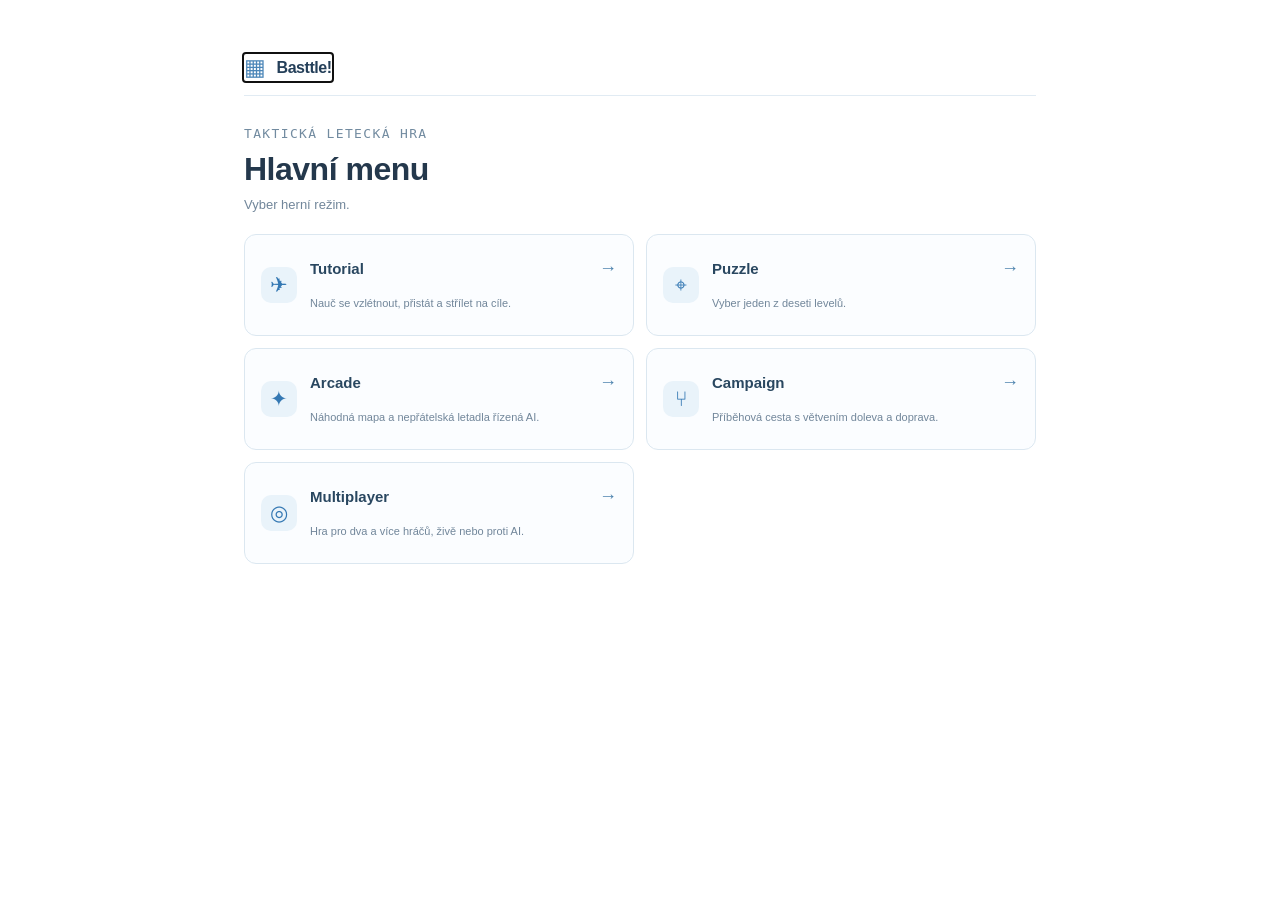
<file: index.html>
<!doctype html>
<html lang="cs">
<head>
  <meta charset="utf-8">
  <meta name="viewport" content="width=device-width, initial-scale=1, viewport-fit=cover">
  <meta name="theme-color" content="#f7fbff">
  <meta name="description" content="Basttle! — offline taktická letecká hra na čtverečkovaném papíře.">
  <title>Basttle!</title>
  <link rel="manifest" href="manifest.webmanifest">
  <link rel="stylesheet" href="style.css">
</head>
<body>
  <main class="app">
    <header class="topbar">
      <a class="brand" href="./index.html" aria-label="Basttle!, úvodní stránka">
        <span class="brand-mark" aria-hidden="true">▦</span>
        <span>Basttle!</span>
        <span class="prototype">PROTOTYP</span>
      </a>
      <span class="topbar-label">LETOVÝ PROTOTYP</span>
    </header>

    <section class="game-layout" aria-label="Herní plocha">
      <aside class="sidebar">
        <div class="section-heading">
          <div>
          <p class="eyebrow">PROTOTYP · JEDEN HRÁČ</p>
            <h1>Váš tah</h1>
          </div>
          <span id="turnBadge" class="turn-badge">1</span>
        </div>

        <div id="players" class="players" aria-label="Hráč"></div>

        <div class="divider"></div>

        <div class="turn-card">
          <span class="turn-dot" id="activeDot"></span>
          <div><span class="muted-label">AKTIVNÍ PILOT</span><strong id="activeName">Hráč</strong></div>
          <span class="turn-arrow" aria-hidden="true">↗</span>
        </div>
        <p id="flightHelp" class="hint">Rozjeď se po dráze 0 → 1 → 2. Ve vzduchu rychlost 1 znamená havárii; přistání: 2 → 1 → 0 na dráze.</p>
        <div class="sidebar-foot"><span class="offline-dot"></span> Hra se ukládá v tomto zařízení</div>
      </aside>

      <section class="board-wrap" aria-label="Čtverečkovaný papír">
        <div class="board-toolbar"><span><span class="live-dot"></span> HERNÍ PLOCHA</span><span id="boardHelp">Ťukni na jeden z 9 bodů</span></div>
        <div id="boardViewport" class="board-viewport">
          <canvas id="board" aria-label="Herní plocha. Ťuknutím nebo kliknutím vyber jeden z devíti průsečíků obrysu."></canvas>
          <div class="board-hud" aria-label="Ovládání hry">
            <div class="resource-row" aria-label="Zásoby letadla">
              <div class="resource-card score-card"><span>SKÓRE</span><strong id="scoreCount">0</strong></div>
              <div class="resource-card"><span>PALIVO</span><strong id="fuelCount">999</strong></div>
              <div class="resource-card"><span>MUNICE</span><strong id="ammoCount">999</strong></div>
            </div>
            <div class="hud-main-actions">
              <button id="fireButton" class="button hud-fire" type="button">FIRE</button>
              <button id="newGame" class="button hud-icon-button" type="button" aria-label="Restart levelu" title="Restart levelu">↻</button>
              <button id="openMenu" class="button hud-icon-button" type="button" aria-label="Hlavní menu" title="Hlavní menu">☰</button>
            </div>
            <div class="hud-flight-actions">
              <label class="mode-setting hud-mode" for="gameMode">Režim
                <select id="gameMode">
                  <option value="basic">BASIC</option>
                  <option value="advance">ADVANCE</option>
                </select>
              </label>
              <label class="mode-setting hud-mode" for="weatherMode">Počasí
                <select id="weatherMode">
                  <option value="sunny">Slunečno</option>
                  <option value="night">Noc</option>
                  <option value="storm">Bouřka</option>
                  <option value="wind">Vítr</option>
                </select>
              </label>
              <button id="finishTurn" class="button button-primary" type="button">Vybrat střed <span aria-hidden="true">→</span></button>
              <button id="runwayAxis" class="button button-secondary runway-toggle" type="button">Dráha: vodorovná ↔</button>
              <div class="tool-row">
                <button id="undo" class="button button-secondary" type="button" aria-label="Vrátit poslední tah" title="Vrátit poslední tah">↶ <span>Zpět</span></button>
                <button id="toggleGrid" class="button button-secondary is-active" type="button" aria-pressed="true">▦ <span>Mřížka</span></button>
              </div>
            </div>
          </div>
          <div id="emptyState" class="empty-state"><span class="empty-icon">⌖</span><strong>Vyber cíl letu</strong><span>Ťukni na jeden z devíti bodů v obrysu kolem Z.</span></div>
          <div id="flightStatus" class="flight-status hidden" role="status" aria-live="polite"></div>
          <section id="gameOverPanel" class="game-over-panel" role="dialog" aria-modal="true" aria-labelledby="gameOverTitle" aria-describedby="gameOverMessage" hidden>
            <div class="game-over-card">
              <span class="game-over-mark" aria-hidden="true">✕</span>
              <p class="eyebrow">LETOVÁ MISE</p>
              <h2 id="gameOverTitle">Letadlo havarovalo</h2>
              <p id="gameOverMessage"></p>
              <div class="game-over-actions">
                <button id="failureRestart" class="game-over-action" type="button"><span class="game-over-action-icon" aria-hidden="true">↻</span><span>Restartovat level</span></button>
                <button id="failureSubmenu" class="game-over-action" type="button"><span class="game-over-action-icon" aria-hidden="true">⌂</span><span>Zpět do submenu</span></button>
              </div>
            </div>
          </section>
          <div class="zoom-controls" aria-label="Přiblížení herní plochy">
            <button id="zoomOut" type="button" aria-label="Oddálit" title="Oddálit">−</button>
            <button id="zoomIn" type="button" aria-label="Přiblížit" title="Přiblížit">＋</button>
            <button id="fitRoute" type="button" aria-label="Zobrazit celou cestu" title="Zobrazit celou cestu">Celá cesta</button>
          </div>
        </div>
        <div class="board-footer"><span>✦ <span id="moveCount">0 tahů</span></span><span>Dráha 5 čtverců · start uprostřed</span></div>
      </section>
    </section>
    <footer class="page-foot">Předběžný bod Z vychází z vektoru předchozího tahu.</footer>
  </main>
  <dialog id="confirmDialog" class="dialog">
    <form method="dialog">
      <span class="dialog-icon">↻</span>
      <h2>Restartovat level?</h2>
      <p>Letová stopa i aktuální stav hry se smažou. Orientace dráhy zůstane stejná.</p>
      <div class="dialog-actions"><button class="button button-secondary" value="cancel">Pokračovat</button><button id="confirmNew" class="button button-primary" value="confirm">Restartovat</button></div>
    </form>
  </dialog>
  <dialog id="menuDialog" class="dialog menu-dialog">
    <div class="menu-content">
      <header class="menu-header">
        <a class="brand" href="./"><span class="brand-mark" aria-hidden="true">▦</span><span>Basttle!</span></a>
      </header>
      <section data-menu-screen="home" class="menu-screen">
        <p class="eyebrow">TAKTICKÁ LETECKÁ HRA</p>
        <h2>Hlavní menu</h2>
        <p class="menu-lead">Vyber herní režim.</p>
        <div class="mode-cards">
          <button class="mode-card" type="button" data-open-menu="tutorial"><span class="mode-icon">✈</span><strong>Tutorial</strong><small>Nauč se vzlétnout, přistát a střílet na cíle.</small><span class="card-arrow">→</span></button>
          <button class="mode-card" type="button" data-open-menu="puzzle"><span class="mode-icon">⌖</span><strong>Puzzle</strong><small>Vyber jeden z deseti levelů.</small><span class="card-arrow">→</span></button>
          <button class="mode-card" type="button" data-open-menu="arcade"><span class="mode-icon">✦</span><strong>Arcade</strong><small>Náhodná mapa a nepřátelská letadla řízená AI.</small><span class="card-arrow">→</span></button>
          <button class="mode-card" type="button" data-open-menu="campaign"><span class="mode-icon">⑂</span><strong>Campaign</strong><small>Příběhová cesta s větvením doleva a doprava.</small><span class="card-arrow">→</span></button>
          <button class="mode-card" type="button" data-open-menu="multiplayer"><span class="mode-icon">◎</span><strong>Multiplayer</strong><small>Hra pro dva a více hráčů, živě nebo proti AI.</small><span class="card-arrow">→</span></button>
        </div>
      </section>

      <section data-menu-screen="tutorial" class="menu-screen" hidden>
        <button class="menu-back" type="button" data-menu-back>← Hlavní menu</button>
        <p class="eyebrow">REŽIM · TUTORIAL</p><h2>Výcvik letadla</h2>
        <p class="menu-lead">Tři krátké lekce tě provedou základním ovládáním.</p>
        <div class="level-grid tutorial-level-grid">
          <button id="tutorialLevel1" class="level-card is-available" type="button"><span>01</span><strong>Vzlet a přistání</strong><small>Nauč se bezpečně odstartovat a vrátit na dráhu</small></button>
          <button id="tutorialLevel2" class="level-card is-available" type="button"><span>02</span><strong>Statický cíl</strong><small>Vyber FIRE a zamiř na stojící cíl</small></button>
          <button id="tutorialLevel3" class="level-card is-available" type="button"><span>03</span><strong>Pohyblivý cíl</strong><small>Sleduj trasu a načasuj výstřel na jedoucí auto</small></button>
        </div>
      </section>

      <section data-menu-screen="puzzle" class="menu-screen" hidden>
        <button class="menu-back" type="button" data-menu-back>← Hlavní menu</button>
        <p class="eyebrow">REŽIM · PUZZLE</p><h2>Výběr levelu</h2>
        <p class="menu-lead">Dokonči úkol a odemkni další výzvy.</p>
        <div class="level-grid">
          <button id="puzzleLevel1" class="level-card is-available" type="button"><span>01</span><strong>První mise</strong><small>Znič cíl a přistaň · k dispozici</small><small class="level-best-score" id="puzzleBest1">Nejvyšší skóre: —</small></button>
          <button id="puzzleLevel2" class="level-card is-available" type="button"><span>02</span><strong>Dva cíle</strong><small>Znič oba sklady a přistaň · k dispozici</small><small class="level-best-score" id="puzzleBest2">Nejvyšší skóre: —</small></button>
          <button id="puzzleLevel3" class="level-card is-available" type="button"><span>03</span><strong>Únikové auto</strong><small>Sestřel auto dřív, než opustí mapu · k dispozici</small><small class="level-best-score" id="puzzleBest3">Nejvyšší skóre: —</small></button>
          <button id="puzzleLevel4" class="level-card is-available" type="button"><span>04</span><strong>Jižní trasa</strong><small>Sestřel konvoj i zásobník paliva · k dispozici</small><small class="level-best-score" id="puzzleBest4">Nejvyšší skóre: —</small></button>
          <button id="puzzleLevel5" class="level-card is-available" type="button"><span>05</span><strong>Křižující se trasy</strong><small>Sestřel obě auta · k dispozici</small><small class="level-best-score" id="puzzleBest5">Nejvyšší skóre: —</small></button>
          <button id="puzzleLevel6" class="level-card is-available" type="button"><span>06</span><strong>Jezerní okruh</strong><small>Proleť horským průsmykem a zasáhni loď · k dispozici</small><small class="level-best-score" id="puzzleBest6">Nejvyšší skóre: —</small></button>
          <button id="puzzleLevel7" class="level-card is-available" type="button"><span>07</span><strong>Jezero na západě</strong><small>Znič dům a pohyblivé auto · k dispozici</small><small class="level-best-score" id="puzzleBest7">Nejvyšší skóre: —</small></button>
          <button id="puzzleLevel8" class="level-card is-available" type="button"><span>08</span><strong>Čtyři kouty</strong><small>Znič čtyři cíle na celé mapě · k dispozici</small><small class="level-best-score" id="puzzleBest8">Nejvyšší skóre: —</small></button>
          <button id="puzzleLevel9" class="level-card is-available" type="button"><span>09</span><strong>Zrcadlový průlet</strong><small>Znič šest cílů a přistaň · k dispozici</small><small class="level-best-score" id="puzzleBest9">Nejvyšší skóre: —</small></button>
          <button id="puzzleLevel10" class="level-card is-available" type="button"><span>10</span><strong>Labyrint bez východu</strong><small>Prokličkuj k osmi cílům u okrajů mapy a zpět</small><small class="level-best-score" id="puzzleBest10">Nejvyšší skóre: —</small></button>
        </div>
      </section>

      <section data-menu-screen="arcade" class="menu-screen" hidden>
        <button class="menu-back" type="button" data-menu-back>← Hlavní menu</button>
        <p class="eyebrow">REŽIM · ARCADE</p><h2>Volné nebe</h2>
        <p class="menu-lead">Leť co nejdéle, sestřeluj nepřátelské stíhačky a sbírej body. Po zničení se časem objeví další.</p>
        <div class="settings-card">
          <label>Letadlo<select id="arcadeAircraft"><option value="f16">F-16 · standardní letadlo</option></select></label>
          <label>Obtížnost AI<select id="arcadeDifficulty"><option value="easy">Lehká</option><option value="normal" selected>Střední</option><option value="hard">Těžká</option></select></label>
          <label>Seed mapy<input id="arcadeSeed" type="text" inputmode="numeric" maxlength="10" placeholder="Náhodný při každé hře" autocomplete="off"></label>
          <div class="setting-note">Stejný seed vždy vytvoří stejnou mapu. Přistáním doplníš palivo na 50 a munici na 10. AI tě pronásleduje; letadla mohou narazit do překážek i do tebe.</div>
          <p id="arcadeBestScore" class="arcade-best-score">Nejlepší skóre: 0</p>
          <button id="arcadeStart" class="button button-primary menu-start" type="button">Spustit Arcade</button>
        </div>
      </section>

      <section data-menu-screen="campaign" class="menu-screen" hidden>
        <button class="menu-back" type="button" data-menu-back>← Hlavní menu</button>
        <p class="eyebrow">REŽIM · CAMPAIGN</p><h2>Větvená kampaň</h2>
        <p class="menu-lead">Po každém levelu zvolíš další trasu. Zásoby a počet letadel přecházejí mezi misemi.</p>
        <div class="campaign-map" aria-label="Náhled větvení kampaně">
          <div class="campaign-node current"><span>1</span><small>Start</small></div>
          <div class="campaign-branches"><button type="button" disabled>← Doleva<br><small>Level 2 · připravujeme</small></button><button type="button" disabled>Doprava →<br><small>Level 3 · připravujeme</small></button></div>
        </div>
        <div class="setting-note">U každého dalšího levelu se zobrazí změna paliva, munice a dostupných letadel.</div>
        <button class="button button-primary menu-start" type="button" disabled>Spustit kampaň · připravujeme</button>
      </section>

      <section data-menu-screen="multiplayer" class="menu-screen" hidden>
        <button class="menu-back" type="button" data-menu-back>← Hlavní menu</button>
        <p class="eyebrow">REŽIM · MULTIPLAYER</p><h2>Nastavení hry</h2>
        <p class="menu-lead">Každý hráč může mít více letadel. Nastavte společnou hru.</p>
        <div class="settings-card multiplayer-settings">
          <label>Počet hráčů<select id="multiplayerPlayers"><option>2</option><option>3</option><option>4</option></select></label>
          <label>Ostatní letadla ovládá<select id="multiplayerControl"><option value="human">Živý hráč</option><option value="ai">AI</option></select></label>
          <label>Letadlo<select id="multiplayerAircraft"><option value="f16">F-16 · standardní letadlo</option></select></label>
          <label>Palivo na hráče<input id="multiplayerFuel" type="number" min="1" max="999" value="999"></label>
          <label>Letadel na hráče<input id="multiplayerAircraftCount" type="number" min="1" max="10" value="1"></label>
          <label>Paralelně ovládaných letadel za tah<input id="multiplayerParallel" type="number" min="1" max="10" value="1"></label>
          <div class="setting-note">Zatím je dostupný pouze typ F-16. Ostatní volby jsou připravené pro multiplayerové tahy.</div>
          <button class="button button-primary menu-start" type="button" disabled>Spustit multiplayer · připravujeme</button>
        </div>
      </section>
    </div>
  </dialog>
  <script src="yaml.js"></script>
  <script src="app.js"></script>
</body>
</html>
</file>
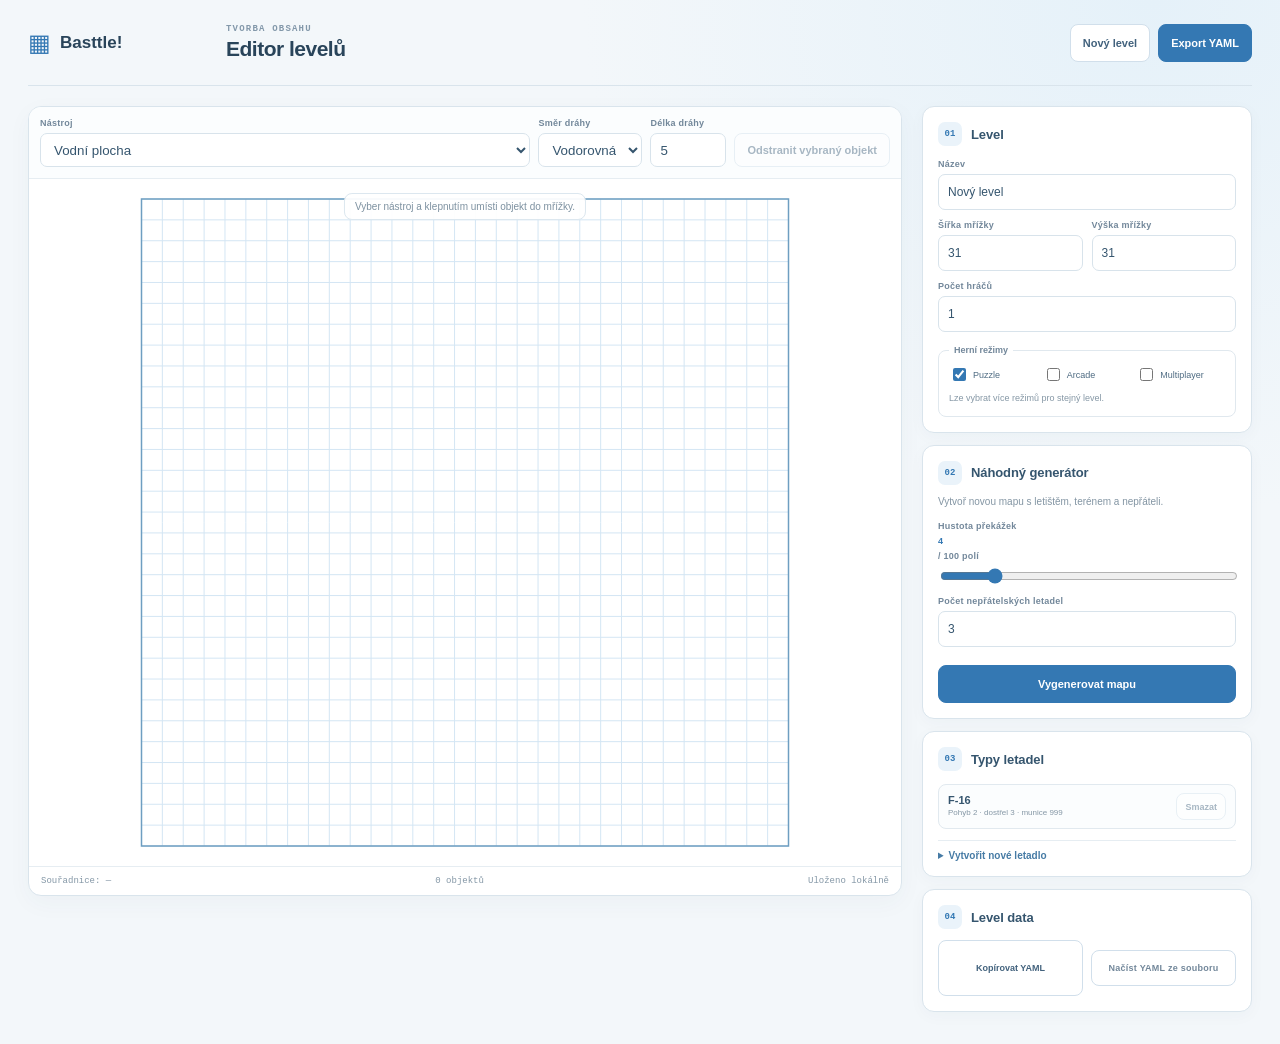
<file: editor.html>
<!doctype html>
<html lang="cs">
<head>
  <meta charset="utf-8">
  <meta name="viewport" content="width=device-width, initial-scale=1, viewport-fit=cover">
  <meta name="theme-color" content="#f5f9fc">
  <meta name="description" content="Samostatný offline editor a generátor levelů pro Basttle!">
  <title>Basttle! · Editor levelů</title>
  <link rel="stylesheet" href="editor.css">
</head>
<body>
  <main class="editor-app">
    <header class="editor-header">
      <a class="editor-brand" href="./index.html" aria-label="Zpět do hry"><span>▦</span> Basttle!</a>
      <div><p>TVORBA OBSAHU</p><h1>Editor levelů</h1></div>
      <div class="header-actions"><button id="newLevel" type="button">Nový level</button><button id="exportLevel" class="primary" type="button">Export YAML</button></div>
    </header>
    <div class="editor-layout">
      <section class="workspace" aria-label="Plátno editoru">
        <div class="canvas-toolbar">
          <label>Nástroj<select id="toolSelect">
            <optgroup label="Doplňková grafika">
              <option value="water">Vodní plocha</option><option value="forest">Les</option><option value="village">Vesnice</option><option value="city">Město</option><option value="river">Řeka</option><option value="bridge">Most</option>
            </optgroup>
            <optgroup label="Objekty">
              <option value="house">Domek</option><option value="mountain">Hora</option><option value="skyscraper">Mrakodrap</option><option value="wind-turbine">Větrná elektrárna</option><option value="runway">Letiště</option><option value="carrier">Letadlová loď</option><option value="enemy-plane">Nepřátelské letadlo</option><option value="vehicle">Vozidlo</option><option value="ship">Loď</option><option value="strategic-target">Strategický cíl</option>
            </optgroup>
            <option value="erase">Guma · odstranit</option>
          </select></label>
          <label>Směr dráhy<select id="runwayAxis"><option value="horizontal">Vodorovná</option><option value="vertical">Svislá</option></select></label>
          <label>Délka dráhy<input id="runwayLength" type="number" min="3" max="15" step="2" value="5"></label>
          <button id="removeSelected" type="button" disabled>Odstranit vybraný objekt</button>
        </div>
        <div id="canvasWrap" class="canvas-wrap"><canvas id="editorCanvas" aria-label="Mřížka levelu. Klepnutím umístíš vybraný objekt."></canvas><div class="canvas-empty" id="canvasHelp">Vyber nástroj a klepnutím umísti objekt do mřížky.</div></div>
        <div class="canvas-footer"><span id="cursorPosition">Souřadnice: —</span><span id="objectCount">0 objektů</span><span id="saveStatus">Uloženo lokálně</span></div>
      </section>

      <aside class="settings-panel">
        <section class="panel-card">
          <div class="panel-title"><span>01</span><h2>Level</h2></div>
          <label>Název<input id="levelName" type="text" maxlength="60" value="Nový level"></label>
          <div class="field-row"><label>Šířka mřížky<input id="gridWidth" type="number" min="9" max="101" step="2" value="31"></label><label>Výška mřížky<input id="gridHeight" type="number" min="9" max="101" step="2" value="31"></label></div>
          <label>Počet hráčů<input id="playerCount" type="number" min="1" max="8" value="1"></label>
          <fieldset><legend>Herní režimy</legend><div class="check-grid"><label><input type="checkbox" name="mode" value="puzzle" checked> Puzzle</label><label><input type="checkbox" name="mode" value="arcade"> Arcade</label><label><input type="checkbox" name="mode" value="multiplayer"> Multiplayer</label></div><small>Lze vybrat více režimů pro stejný level.</small></fieldset>
        </section>

        <section class="panel-card generator-card">
          <div class="panel-title"><span>02</span><h2>Náhodný generátor</h2></div>
          <p>Vytvoř novou mapu s letištěm, terénem a nepřáteli.</p>
          <label>Hustota překážek <output id="densityValue">4</output> / 100 polí<input id="obstacleDensity" type="range" min="0" max="24" value="4"></label>
          <label>Počet nepřátelských letadel<input id="enemyPlaneCount" type="number" min="0" max="20" value="3"></label>
          <button id="generateLevel" class="primary full-width" type="button">Vygenerovat mapu</button>
        </section>

        <section class="panel-card aircraft-card">
          <div class="panel-title"><span>03</span><h2>Typy letadel</h2></div>
          <div id="aircraftList" class="aircraft-list"></div>
          <details>
            <summary>Vytvořit nové letadlo</summary>
            <div class="aircraft-form">
              <label>Název<input id="aircraftName" type="text" maxlength="32" placeholder="Např. Stíhač Mk II"></label>
              <div class="field-row"><label>Obrys · šířka<input id="aircraftOutlineWidth" type="number" min="1" max="8" value="2"></label><label>Obrys · výška<input id="aircraftOutlineHeight" type="number" min="1" max="8" value="2"></label></div>
              <label>Změna výšky za tah<input id="aircraftAltitudeStep" type="number" min="0" max="10" value="1"></label>
              <div class="field-row"><label>Dostřel zbraně<input id="aircraftWeaponRange" type="number" min="0" max="20" value="3"></label><label>Munice<input id="aircraftAmmo" type="number" min="0" max="999" value="999"></label></div>
              <label>Rychlost / pohyblivost<input id="aircraftMobility" type="number" min="1" max="5" value="2"></label>
              <button id="addAircraft" class="primary full-width" type="button">Přidat typ letadla</button>
            </div>
          </details>
        </section>

        <section class="panel-card file-card">
          <div class="panel-title"><span>04</span><h2>Level data</h2></div>
          <button id="copyYaml" type="button">Kopírovat YAML</button>
          <label class="import-button">Načíst YAML ze souboru<input id="importLevel" type="file" accept="application/yaml,.yaml,.yml,text/yaml"></label>
          <textarea id="yamlOutput" readonly aria-label="YAML levelu" hidden></textarea>
        </section>
      </aside>
    </div>
  </main>
  <script src="yaml.js"></script>
  <script src="editor.js"></script>
</body>
</html>
</file>
<file: style.css>
:root{font-family:'DM Sans',-apple-system,BlinkMacSystemFont,'Segoe UI',sans-serif;color:#24352d;background:#f5f2e9;font-synthesis:none;text-rendering:optimizeLegibility;--ink:#24352d;--muted:#89938b;--line:#e5e3d9;--paper:#fffef9;--green:#27664d;--grid:#dce5dd}
*{box-sizing:border-box}body{margin:0;min-width:320px;min-height:100vh;background:radial-gradient(ellipse at 86% 0%,#e6eadc 0,transparent 39%),#f5f2e9}.app{max-width:1380px;margin:0 auto;padding:0 48px}.topbar{height:84px;display:flex;align-items:center;justify-content:space-between;border-bottom:1px solid #dedfd5}.brand{display:flex;align-items:center;gap:11px;color:var(--ink);text-decoration:none;font-size:16px;font-weight:800;letter-spacing:-.45px}.brand-mark{font-size:23px;color:#448265}.prototype{font:500 9px 'DM Mono',monospace;letter-spacing:1px;color:#7e897e;background:#e7e9df;border-radius:4px;padding:5px 7px;margin-left:3px}.button{border:0;border-radius:8px;font-family:inherit;font-weight:600;font-size:13px;cursor:pointer;transition:transform .15s,background .15s,color .15s}.button:active{transform:scale(.98)}.button-quiet{padding:10px 15px;color:#526158;background:transparent;border:1px solid #d8dcd2}.button-quiet:hover,.button-secondary:hover{background:#eeeee7}.game-layout{display:grid;grid-template-columns:270px minmax(0,1fr);gap:34px;padding:37px 0 25px;min-height:calc(100vh - 132px)}.sidebar{display:flex;flex-direction:column;padding:6px 4px 0}.section-heading{display:flex;justify-content:space-between;align-items:center;margin-bottom:25px}.eyebrow,.muted-label{font:500 9px 'DM Mono',monospace;letter-spacing:1.35px;color:#89958b}.eyebrow{margin:0 0 6px}h1{font-size:27px;letter-spacing:-1.2px;margin:0;font-weight:700}.turn-badge{width:31px;height:31px;border-radius:50%;display:grid;place-items:center;color:#49765c;background:#e2eadf;font:500 12px 'DM Mono',monospace}.players{display:flex;flex-direction:column;gap:7px}.player{height:39px;display:flex;align-items:center;gap:10px;padding:0 11px;border:1px solid transparent;border-radius:7px;color:#68746a;font-size:13px;transition:.15s}.player.active{background:#e9ede4;border-color:#dfe6dc;color:#334c3d;font-weight:700}.player-color{width:9px;height:9px;border-radius:50%;flex:none}.player-name{overflow:hidden;text-overflow:ellipsis;white-space:nowrap;flex:1}.player-count{font:10px 'DM Mono',monospace;color:#8b978d}.add-player{height:37px;display:flex;align-items:center;gap:9px;padding:0 11px;margin-top:6px;border:0;border-radius:7px;background:transparent;color:#708076;font-family:inherit;font-weight:500;font-size:12px;text-align:left;cursor:pointer}.add-player:hover{background:#eeeee7;color:var(--green)}.add-player span{font-size:17px}.divider{height:1px;background:var(--line);margin:22px 0 19px}.turn-card{display:flex;align-items:center;gap:11px;padding:13px 12px;border:1px solid #e2e4d9;border-radius:9px;background:#f8f7f0}.turn-dot{width:10px;height:10px;border-radius:50%;background:#df7457;box-shadow:0 0 0 4px #df74571b}.turn-card div{display:flex;flex-direction:column;gap:3px;flex:1}.muted-label{font-size:8px}.turn-card strong{font-size:13px}.turn-arrow{font-size:18px;color:#7d9182}.hint{margin:12px 1px 19px;color:#899189;font-size:11px;line-height:1.65}.button-primary{min-height:42px;padding:0 13px;display:flex;align-items:center;justify-content:space-between;gap:8px;background:#28654b;color:white;box-shadow:0 3px 7px #27664d22}.button-primary:hover{background:#20553e}.tool-row{display:grid;grid-template-columns:1fr 1fr;gap:8px;margin-top:9px}.button-secondary{height:37px;padding:0 11px;border:1px solid #dedfd6;background:transparent;color:#66736a;text-align:left}.button-secondary span{font-family:inherit;font-weight:500;font-size:11px;margin-left:5px}.button-secondary.is-active{background:#edf0e8;color:#356448;border-color:#dce3d8}.sidebar-foot{margin-top:auto;padding-top:26px;display:flex;align-items:center;gap:7px;font-size:10px;color:#929b91}.offline-dot,.live-dot{width:6px;height:6px;background:#5b9b6a;border-radius:50%;display:inline-block}.board-wrap{min-width:0;display:flex;flex-direction:column;border:1px solid #e1e1d7;border-radius:12px;background:#faf9f2;overflow:hidden;box-shadow:0 5px 18px #3b46340a;min-height:520px}.board-toolbar,.board-footer{height:42px;flex:none;padding:0 17px;display:flex;align-items:center;justify-content:space-between;color:#89938a;font:9px 'DM Mono',monospace;letter-spacing:.4px}.board-toolbar{border-bottom:1px solid #e9e8df}.board-toolbar>span:first-child{display:flex;align-items:center;gap:8px;color:#69776b}.board-toolbar .live-dot{width:5px;height:5px}.board-viewport{position:relative;flex:1;min-height:0;overflow:hidden;background-color:#fffef9;touch-action:none}.board-viewport.grid-hidden{background-image:none}.board-viewport canvas{position:absolute;inset:0;width:100%;height:100%;touch-action:none;cursor:pointer}.empty-state{pointer-events:none;position:absolute;left:50%;top:50%;transform:translate(-50%,-50%);display:flex;align-items:center;flex-direction:column;gap:8px;text-align:center;white-space:nowrap;color:#9aa39a}.empty-state.hidden{display:none}.empty-icon{display:grid;place-items:center;width:42px;height:42px;margin-bottom:2px;border:1px solid #e5e8df;border-radius:50%;color:#76917e;font-size:18px;background:#fffef9}.empty-state strong{color:#6b796e;font-size:13px}.empty-state>span:last-child{font-size:11px}.board-footer{height:37px;border-top:1px solid #eeede5;font-size:9px;color:#98a097}.board-footer>span:first-child{color:#7f8d7e}.page-foot{text-align:center;padding:0 0 20px;color:#98a095;font-size:10px}.dialog{width:min(390px,calc(100% - 32px));padding:27px;border:1px solid #dedfd6;border-radius:13px;background:#faf9f2;color:var(--ink);box-shadow:0 20px 80px #1d2c2433}.dialog::backdrop{background:#17231d66;backdrop-filter:blur(3px)}.dialog-icon{display:grid;place-items:center;width:36px;height:36px;border-radius:50%;background:#e9eee5;color:#4e7658;font-size:18px}.dialog h2{margin:18px 0 7px;font-size:21px;letter-spacing:-.5px}.dialog p{margin:0;color:#7b857d;font-size:13px;line-height:1.5}.dialog-actions{display:flex;justify-content:flex-end;gap:8px;margin-top:24px}.dialog-actions .button{padding:0 13px;min-height:38px}.dialog-actions .button-secondary{text-align:center}
@media(min-width:1500px){.app{max-width:1440px}.game-layout{grid-template-columns:285px minmax(0,1fr);gap:42px}}
@media(max-width:760px){.app{padding:0 17px}.topbar{height:66px}.brand{font-size:14px;gap:8px}.brand-mark{font-size:20px}.prototype{font-size:8px;padding:4px 5px}.button-quiet{font-size:11px;padding:8px 11px}.game-layout{display:flex;flex-direction:column;gap:14px;padding:19px 0 15px;min-height:auto}.sidebar{order:1;padding:0;display:grid;grid-template-columns:1fr auto;align-items:center}.section-heading{grid-column:1/-1;margin:0 0 13px}.section-heading h1{font-size:23px}.section-heading .eyebrow{font-size:8px}.players{grid-column:1/-1;flex-direction:row;overflow-x:auto;padding:0 0 4px;gap:6px;scrollbar-width:none}.players::-webkit-scrollbar{display:none}.player{flex:none;height:34px;padding:0 9px;gap:7px;border-color:#e6e5dc;background:#f8f7f0;font-size:11px}.player.active{background:#e9ede4}.player-count{display:none}.add-player{grid-column:1/-1;justify-self:start;height:28px;margin:0 0 9px;padding-left:3px;font-size:11px}.divider{display:none}.turn-card{grid-column:1/-1;padding:9px 11px;min-height:48px}.turn-card .muted-label{font-size:7px}.hint{display:none}.button-primary{grid-column:1/-1;min-height:40px;margin-top:8px}.tool-row{grid-column:1/-1;margin-top:7px}.button-secondary{height:34px}.sidebar-foot{display:none}.board-wrap{order:0;min-height:0;height:clamp(340px,56vh,570px);border-radius:9px}.board-toolbar{height:34px;padding:0 11px;font-size:8px}.board-footer{height:31px;padding:0 11px;font-size:8px}.page-foot{padding:0 0 12px;font-size:9px}.empty-state{white-space:normal;width:90%}.empty-state>span:last-child{font-size:10px}}
@media(max-width:390px){.app{padding:0 12px}.board-wrap{height:52vh;min-height:310px}.board-toolbar{letter-spacing:0}.board-toolbar #boardHelp{font-size:7px}.tool-row{gap:6px}}
.zoom-controls{position:absolute;z-index:2;left:50%;bottom:10px;transform:translateX(-50%);display:flex;align-items:center;gap:6px;padding:5px;border:1px solid #e1e5dc;border-radius:10px;background:#fffef9ed;box-shadow:0 3px 12px #26372a1a;backdrop-filter:blur(6px)}.zoom-controls button{height:42px;min-width:42px;padding:0 11px;border:1px solid #e2e5dc;border-radius:7px;background:#faf9f2;color:#425b49;font-family:inherit;font-weight:600;font-size:16px;cursor:pointer;touch-action:manipulation}.zoom-controls button:hover{background:#edf0e8}.zoom-controls #fitRoute{font-size:11px;white-space:nowrap}
.button:disabled{opacity:.48;cursor:wait}
.runway-toggle{width:100%;margin-top:9px;text-align:center;grid-column:1/-1}.flight-status{position:absolute;z-index:3;top:12px;left:50%;transform:translateX(-50%);max-width:calc(100% - 24px);padding:10px 15px;border:1px solid #d6ded2;border-radius:9px;background:#fffef9ed;color:#2f6548;font-size:13px;font-weight:700;text-align:center;box-shadow:0 4px 18px #26372a24;backdrop-filter:blur(6px)}.flight-status.is-crashed{border-color:#e4b9ac;color:#a23f2f;background:#fff8f5ed}
.flight-status.hidden{display:none}.hint{display:block;grid-column:1/-1}
.mode-setting{display:flex;align-items:center;justify-content:space-between;gap:12px;margin:15px 0 2px;color:#778279;font-size:11px;grid-column:1/-1}.mode-setting select{min-width:126px;height:36px;padding:0 10px;border:1px solid #dce0d6;border-radius:7px;background:#faf9f2;color:#344a3b;font-family:inherit;font-weight:600;font-size:11px;letter-spacing:.45px}.button[hidden]{display:none}
.fire-button{grid-column:1/-1;width:100%;min-height:44px;margin-top:8px;text-align:center;font-weight:800;letter-spacing:1.1px;color:#86552b;border-color:#dfc9aa;background:#f5ead9;touch-action:manipulation}.fire-button.is-firing{color:#fff;background:#a85b35;border-color:#a85b35}
.resource-row{display:grid;grid-column:1/-1;grid-template-columns:1fr 1fr;gap:8px;margin-top:13px}.resource-card{display:flex;align-items:center;justify-content:space-between;gap:8px;padding:9px 11px;border:1px solid #e2e4d9;border-radius:8px;background:#f8f7f0}.resource-card span{font:500 8px 'DM Mono',monospace;letter-spacing:.8px;color:#89938a}.resource-card strong{font:600 14px 'DM Mono',monospace;color:#344a3b;font-variant-numeric:tabular-nums}
.topbar-label{font:500 9px 'DM Mono',monospace;letter-spacing:1px;color:#879187}.board-hud{position:absolute;inset:10px;z-index:4;pointer-events:none}.board-hud button,.board-hud select{pointer-events:auto;touch-action:manipulation}.board-hud .resource-row{position:absolute;top:0;left:0;width:min(46%,190px);margin:0;gap:5px}.board-hud .resource-card{min-width:0;padding:8px 9px;background:#fffef9e8;border-color:#dfe4da;box-shadow:0 3px 12px #26372a12;backdrop-filter:blur(8px)}.board-hud .resource-card span{font-size:7px;letter-spacing:.6px}.board-hud .resource-card strong{font-size:13px}.hud-main-actions{position:absolute;top:0;right:0;display:flex;gap:6px;align-items:center}.hud-fire,.hud-icon-button{height:44px;min-height:44px;border:1px solid #d9dfd5;border-radius:10px;background:#fffef9ed;color:#405b49;box-shadow:0 3px 12px #26372a18;backdrop-filter:blur(8px);cursor:pointer}.hud-fire{min-width:60px;padding:0 12px;background:#a85b35;color:white;font-weight:800;letter-spacing:.7px}.hud-fire.is-firing{background:#28654b}.hud-icon-button{width:42px;padding:0;font-size:20px}.hud-flight-actions{position:absolute;left:0;bottom:0;width:164px;display:flex;flex-direction:column;gap:6px;padding:8px;border:1px solid #dfe4da;border-radius:12px;background:#fffef9e8;box-shadow:0 4px 16px #26372a18;backdrop-filter:blur(8px);pointer-events:auto}.hud-mode{margin:0;min-height:36px;font-size:10px}.hud-mode select{min-width:94px;height:34px}.hud-flight-actions .button-primary,.hud-flight-actions .runway-toggle{width:100%;min-height:40px;height:40px;margin:0;text-align:center;font-size:11px}.hud-flight-actions .button-primary{justify-content:center}.hud-flight-actions .tool-row{margin:0;gap:6px}.hud-flight-actions .button-secondary{height:38px;min-height:38px;text-align:center;padding:0 6px}.menu-dialog{max-width:400px}.menu-content>.eyebrow{margin:18px 0 4px}.menu-content h2{margin:0 0 7px}.menu-content>p:last-of-type{margin:0;color:#7b857d;font-size:13px;line-height:1.5}.menu-actions{justify-content:stretch}.menu-actions .button{flex:1;text-align:center;justify-content:center}
@media(max-width:760px){html,body{height:100%;overflow:hidden}.app{display:flex;flex-direction:column;width:100%;max-width:none;height:100dvh;min-height:0;padding:0}.topbar{flex:none;height:48px;padding:0 13px;border:0;background:#f5f2e9}.topbar-label{display:none}.game-layout{display:block;flex:1;min-height:0;padding:0}.sidebar,.page-foot{display:none}.board-wrap{height:100%;min-height:0;border:0;border-radius:0;box-shadow:none}.board-toolbar,.board-footer{display:none}.board-viewport{height:100%;min-height:0}.board-hud{inset:8px}.board-hud .resource-row{width:45%;max-width:170px}.board-hud .resource-card{padding:7px 7px;border-radius:9px}.board-hud .resource-card span{font-size:6px}.board-hud .resource-card strong{font-size:12px}.hud-main-actions{gap:5px}.hud-fire{min-width:54px;padding:0 9px}.hud-icon-button{width:38px;min-height:42px;height:42px}.hud-flight-actions{width:min(42vw,164px);max-width:156px;bottom:8px;padding:6px;gap:5px}.hud-flight-actions .button-primary,.hud-flight-actions .runway-toggle{min-height:38px;height:38px}.hud-flight-actions .button-secondary{height:36px;min-height:36px}.zoom-controls{left:auto;right:8px;top:50%;bottom:auto;transform:translateY(-50%);flex-direction:column;gap:5px;padding:5px}.zoom-controls button{height:40px;min-width:40px}.zoom-controls #fitRoute{min-width:72px;font-size:10px}.flight-status{top:60px;max-width:calc(100% - 28px);font-size:12px}.empty-state{max-width:80%}.menu-dialog{width:min(370px,calc(100% - 28px))}}
@media(max-width:760px){.topbar{height:calc(48px + env(safe-area-inset-top));padding:env(safe-area-inset-top) 13px 0}.board-hud{top:calc(8px + env(safe-area-inset-top));bottom:calc(8px + env(safe-area-inset-bottom))}.hud-flight-actions{bottom:0}}
:root{color:#24384c;background:#f3f8fd;--ink:#24384c;--line:#dce7f2;--paper:#fff;--grid:#c8dff4}body{background:radial-gradient(ellipse at 86% 0%,#e7f1fb 0,transparent 39%),#f3f8fd}.topbar{border-color:#dce7f2;background-color:#f7fbff}.brand-mark{color:#4b86b8}.prototype{color:#66819b;background:#e7f1fa}.board-wrap{border-color:#dce7f2;background:#fff}.board-viewport{background-color:#fff}.board-toolbar,.board-footer{background:#fff}.turn-card,.resource-card,.mode-setting select,.zoom-controls,.zoom-controls button,.dialog{background-color:#fff}.board-hud .resource-card{background:#ffffffeb;border-color:#dce7f2}.hud-flight-actions{background:#ffffffeb;border-color:#dce7f2}
@media(max-width:760px){.topbar{background:#f7fbff}}
.button-primary{background:#3478b3;box-shadow:0 3px 8px #276aa322}.button-primary:hover{background:#28689f}.button-secondary{color:#527493;border-color:#d0dfec}.button-secondary:hover{background:#edf5fb}.button-secondary.is-active{background:#e6f1fa;color:#2d6eaa;border-color:#cbdff0}.hud-fire{background:#3478b3;color:#fff}.hud-fire.is-firing{background:#245f96}.hud-icon-button{color:#365f82}.mode-setting,.mode-setting select{color:#496b89}.mode-setting select{border-color:#d2e1ee;background:#fff}.turn-badge{color:#3478b3;background:#e5f1fa}.turn-card{border-color:#dce7f0;background:#f7fbff}.turn-card strong{color:#2c4963}.turn-arrow,.empty-icon,.empty-state strong{color:#4b80ad}.empty-icon{border-color:#dce8f2;background:#fff}.flight-status{border-color:#cbdff0;color:#286b9f}.hud-flight-actions{color:#365d7e}.resource-card strong{color:#2e5474}.zoom-controls button{color:#386f9f;border-color:#d4e2ee;background:#fff}.zoom-controls button:hover{background:#edf5fb}.brand{color:#243f59}
.player{color:#647d95}.player.active{background:#eaf3fa;border-color:#d5e5f2;color:#315f86}.turn-dot{background:#4c8bc1;box-shadow:0 0 0 4px #4c8bc11b}.eyebrow,.muted-label{color:#8499ad}.hint,.sidebar-foot{color:#8295a6}.button:focus-visible,.zoom-controls button:focus-visible{outline:3px solid #79acd6;outline-offset:2px}
.board-hud .resource-row{width:min(54%,220px);grid-template-columns:repeat(3,minmax(0,1fr))}.board-hud .resource-card{flex-direction:column;align-items:center;justify-content:center;gap:2px;padding:5px 2px;text-align:center}.board-hud .resource-card span{font-size:6px}.board-hud .score-card strong{color:#2e78b0}
@media(max-width:760px){.board-hud .resource-row{width:51%;max-width:190px}}
.menu-dialog{width:min(800px,calc(100% - 28px));max-width:800px;max-height:min(90dvh,880px);overflow:auto;padding:clamp(18px,4vw,34px);background:#fff;color:#24384c;border-color:#d5e3ef}.menu-content{display:block}.menu-header{display:flex;align-items:center;justify-content:space-between;gap:12px;margin-bottom:28px;padding-bottom:14px;border-bottom:1px solid #e1ebf3}.menu-resume{height:auto;min-height:36px;text-align:center}.menu-screen[hidden]{display:none}.menu-screen h2{margin:3px 0 7px;font-size:clamp(24px,4vw,32px)}.menu-screen>.eyebrow{margin:0 0 7px;color:#728ba0}.menu-lead{max-width:620px;margin:0 0 20px!important;color:#71869a!important}.mode-cards{display:grid;grid-template-columns:repeat(2,minmax(0,1fr));gap:12px}.mode-card{position:relative;display:grid;grid-template-columns:38px 1fr 18px;grid-template-rows:auto auto;align-items:center;gap:3px 11px;min-height:102px;padding:16px;text-align:left;border:1px solid #dbe7f0;border-radius:12px;background:#fbfdff;color:#294760;font:inherit;cursor:pointer;touch-action:manipulation;transition:background .15s,border-color .15s,transform .15s}.mode-card:hover{background:#f0f7fc;border-color:#b8d4e8;transform:translateY(-1px)}.mode-icon{grid-row:1/3;display:grid;place-items:center;width:36px;height:36px;border-radius:10px;background:#e9f3fa;color:#3478b3;font-size:21px}.mode-card strong{font-size:15px}.mode-card small{grid-column:2/4;color:#71869a;font-size:11px;line-height:1.4}.card-arrow{grid-column:3;grid-row:1;color:#4d83ae;font-size:18px}.menu-bottom-actions{display:flex;justify-content:flex-end;margin-top:19px}.menu-bottom-actions .button{min-height:38px}.menu-back{margin:0 0 20px;padding:7px 0;border:0;background:none;color:#3977a8;font:600 12px inherit;cursor:pointer}.level-grid{display:grid;grid-template-columns:repeat(5,minmax(0,1fr));gap:9px}.level-card{display:flex;flex-direction:column;align-items:flex-start;gap:5px;min-height:100px;padding:11px;border:1px solid #dce6ee;border-radius:10px;background:#f8fafc;color:#486276;text-align:left;font:inherit}.level-card>span{color:#7896ae;font:600 10px 'DM Mono',monospace}.level-card strong{font-size:12px}.level-card small{color:#8b9aa7;font-size:9px;line-height:1.35}.level-card.is-available{border-color:#80b3d8;background:#f0f8fe;cursor:pointer}.level-card.is-available:hover{background:#e6f3fc}.settings-card{display:grid;grid-template-columns:repeat(2,minmax(0,1fr));gap:14px;padding:18px;border:1px solid #dce7ef;border-radius:12px;background:#fbfdff}.settings-card label{display:flex;flex-direction:column;gap:7px;color:#526c81;font-size:11px;font-weight:600}.settings-card select,.settings-card input{width:100%;min-height:40px;padding:0 11px;border:1px solid #d5e2ec;border-radius:8px;background:#fff;color:#284760;font:500 12px inherit}.setting-note{grid-column:1/-1;color:#778c9e;font-size:11px;line-height:1.5}.menu-start{grid-column:1/-1;justify-content:center;min-height:42px}.menu-start:disabled{opacity:.58;cursor:not-allowed}.campaign-map{display:flex;flex-direction:column;align-items:center;gap:13px;margin:24px auto;padding:20px;max-width:520px;border:1px solid #dce7ef;border-radius:12px;background:#fbfdff}.campaign-node{display:grid;place-items:center;width:58px;height:58px;border:2px solid #4383b4;border-radius:50%;background:#eaf5fc;color:#2e6e9e;font-weight:800}.campaign-node small{font-size:9px;font-weight:500}.campaign-branches{display:grid;grid-template-columns:1fr 1fr;gap:18px;width:100%;position:relative}.campaign-branches:before{content:"";position:absolute;left:25%;right:25%;top:-14px;height:14px;border-top:1px solid #b9d0e1;border-left:1px solid #b9d0e1;border-right:1px solid #b9d0e1}.campaign-branches button{min-height:62px;border:1px solid #d8e5ef;border-radius:9px;background:#f4f9fd;color:#617d92;font:600 12px inherit}.campaign-branches small{font-size:9px;font-weight:400}.menu-content .menu-start{margin-top:12px}
.arcade-best-score{grid-column:1/-1;margin:0;color:#3478b3;font-size:12px;font-weight:700}
@media(max-width:600px){.menu-dialog{width:calc(100% - 18px);max-height:calc(100dvh - 18px);padding:16px}.menu-header{margin-bottom:21px}.menu-resume{font-size:11px;padding:0 9px}.mode-cards{gap:8px}.mode-card{grid-template-columns:30px 1fr 12px;gap:3px 8px;min-height:110px;padding:10px}.mode-icon{width:30px;height:30px;font-size:18px}.mode-card strong{font-size:13px}.mode-card small{font-size:10px}.level-grid{grid-template-columns:repeat(2,minmax(0,1fr));gap:7px}.level-card{min-height:78px;padding:9px}.settings-card{grid-template-columns:1fr;gap:11px;padding:13px}.setting-note,.menu-start{grid-column:1}.campaign-map{padding:14px}.campaign-branches{gap:10px}}
.menu-back{font-family:inherit;font-size:12px;font-weight:600}.settings-card select,.settings-card input{font-family:inherit;font-size:12px;font-weight:500}.campaign-branches button{font-family:inherit;font-size:12px;font-weight:600}
.menu-dialog[open]{position:fixed;inset:0;margin:0;width:100%;max-width:none;height:100vh;height:100dvh;max-height:none;padding:0;overflow:auto;border:0;border-radius:0;background:#fff;color:#24384c}
.menu-dialog[open]::backdrop{background:#fff}
.menu-dialog[open] .menu-content{width:min(900px,100%);min-height:100%;margin:0 auto;padding:clamp(20px,5vw,54px)}
.game-over-panel{position:absolute;inset:0;z-index:12;display:grid;place-items:center;padding:18px;background:#f5faffed;backdrop-filter:blur(5px)}
.game-over-panel[hidden]{display:none}
.game-over-panel.is-success .game-over-mark{border-color:#cde4d3;background:#f1faf3;color:#43835a}
.game-over-card{width:min(100%,440px);padding:clamp(22px,5vw,38px);border:1px solid #d7e5f0;border-radius:18px;background:#fff;box-shadow:0 18px 60px #29476020;text-align:center;color:#294760}
.game-over-mark{display:grid;place-items:center;width:48px;height:48px;margin:0 auto 14px;border:1px solid #e7d8d4;border-radius:50%;background:#fff7f5;color:#b76150;font-size:24px}
.game-over-card>.eyebrow{color:#8399ac}.game-over-card h2{margin:5px 0 8px;font-size:clamp(22px,5vw,30px);letter-spacing:-.7px}.game-over-card>p:not(.eyebrow){margin:0;color:#71869a;font-size:13px;line-height:1.55}
.game-over-actions{display:grid;grid-template-columns:1fr 1fr;gap:10px;margin-top:24px}
.game-over-action{display:flex;align-items:center;justify-content:center;gap:9px;min-height:52px;padding:8px 11px;border:1px solid #d5e3ef;border-radius:10px;background:#f8fbfe;color:#315f86;font-family:inherit;font-size:12px;font-weight:600;cursor:pointer;touch-action:manipulation}
.game-over-action:hover{background:#edf6fc;border-color:#adcde3}.game-over-action-icon{font-size:21px;line-height:1;color:#3478b3}
@media(max-width:430px){.game-over-actions{grid-template-columns:1fr}.game-over-action{min-height:48px}}
.level-card .level-best-score{margin-top:auto;color:#3977a8;font-size:10px;font-weight:700}
</file>
<file: editor.css>
:root{font-family:-apple-system,BlinkMacSystemFont,"Segoe UI",sans-serif;color:#29445a;background:#f3f7fa;font-synthesis:none;text-rendering:optimizeLegibility;--blue:#3478b3;--ink:#29445a;--muted:#74889a;--line:#d9e4ec;--paper:#fff}
button,input,select,textarea{font-family:inherit}button{font-size:11px;font-weight:600}
*{box-sizing:border-box}body{margin:0;min-width:320px;min-height:100vh;background:radial-gradient(ellipse at 90% 0,#e5f1f9 0,transparent 35%),#f3f7fa}.editor-app{max-width:1600px;margin:auto;padding:0 28px}.editor-header{min-height:86px;display:grid;grid-template-columns:180px 1fr auto;align-items:center;gap:18px;border-bottom:1px solid var(--line)}.editor-brand{display:flex;align-items:center;gap:9px;color:var(--ink);font-size:17px;font-weight:800;text-decoration:none}.editor-brand span{font-size:24px;color:var(--blue)}.editor-header p{margin:0 0 3px;color:#8398aa;font:600 9px ui-monospace,monospace;letter-spacing:1.2px}.editor-header h1{margin:0;font-size:21px;letter-spacing:-.5px}.header-actions{display:flex;gap:8px}.editor-header button,.canvas-toolbar button,.file-card button,.import-button,.panel-card button{min-height:38px;padding:0 12px;border:1px solid #d1dfeb;border-radius:8px;background:#fff;color:#42627d;font:600 11px inherit;cursor:pointer;touch-action:manipulation}.primary{background:var(--blue)!important;border-color:var(--blue)!important;color:#fff!important}.editor-layout{display:grid;grid-template-columns:minmax(0,1fr) 330px;gap:20px;padding:20px 0 32px;align-items:start}.workspace{position:sticky;top:12px;display:flex;flex-direction:column;min-width:0;height:calc(100dvh - 110px);min-height:480px;border:1px solid var(--line);border-radius:13px;background:#fff;overflow:hidden;box-shadow:0 7px 24px #27445a0a}.canvas-toolbar{display:flex;align-items:end;flex-wrap:wrap;gap:8px;padding:11px;border-bottom:1px solid #e6edf2;background:#fbfdfe}.canvas-toolbar label,.panel-card>label,.aircraft-form>label,.field-row label,.settings-card label{display:flex;flex-direction:column;gap:5px;color:#72879a;font-size:9px;font-weight:700;letter-spacing:.25px}.canvas-toolbar select,.canvas-toolbar input,.panel-card input[type=text],.panel-card input[type=number],.aircraft-form input{height:34px;padding:0 9px;border:1px solid #d8e3eb;border-radius:7px;background:white;color:#35556e;font:500 11px inherit}.canvas-toolbar label:first-child{min-width:160px;flex:1}.canvas-toolbar select{width:100%}.canvas-toolbar #runwayLength{width:76px}.canvas-toolbar button{height:34px;min-height:34px}.canvas-toolbar button:disabled{opacity:.45;cursor:not-allowed}.canvas-wrap{position:relative;flex:1;min-height:0;overflow:hidden;background:#fff}.canvas-wrap canvas{display:block;width:100%;height:100%;touch-action:none;cursor:crosshair}.canvas-empty{position:absolute;left:50%;top:14px;transform:translateX(-50%);padding:7px 10px;border:1px solid #dce7ef;border-radius:8px;background:#fffffff0;color:#7d91a0;font-size:10px;white-space:nowrap;pointer-events:none}.canvas-footer{display:flex;justify-content:space-between;gap:8px;padding:9px 12px;border-top:1px solid #e6edf2;color:#8497a6;font:9px ui-monospace,monospace}.settings-panel{display:flex;flex-direction:column;gap:12px}.panel-card{padding:15px;border:1px solid var(--line);border-radius:12px;background:#fff;box-shadow:0 4px 16px #27445a08}.panel-title{display:flex;align-items:center;gap:9px;margin:0 0 13px}.panel-title>span{display:grid;place-items:center;width:24px;height:24px;border-radius:7px;background:#eaf3fa;color:var(--blue);font:700 9px ui-monospace,monospace}.panel-title h2{margin:0;color:#35556e;font-size:13px;letter-spacing:-.1px}.panel-card>label{margin:10px 0}.panel-card input[type=text],.panel-card input[type=number],.aircraft-form input{width:100%;height:36px;font-size:12px}.field-row{display:grid;grid-template-columns:1fr 1fr;gap:9px}.panel-card fieldset{margin:13px 0 0;padding:10px;border:1px solid #e0e8ee;border-radius:8px}.panel-card legend{padding:0 5px;color:#72879a;font-size:9px;font-weight:700}.check-grid{display:grid;grid-template-columns:repeat(3,1fr);gap:5px}.check-grid label{display:flex;align-items:center;gap:4px;color:#4e6b82;font-size:9px}.check-grid input{accent-color:var(--blue)}.panel-card small,.panel-card>p{color:#8597a5;font-size:9px;line-height:1.5}.panel-card fieldset small{display:block;margin-top:8px}.generator-card>p{margin:-3px 0 12px;color:#8395a3;font-size:10px;line-height:1.45}.generator-card output{float:right;color:var(--blue);font-weight:800}.generator-card input[type=range]{width:100%;accent-color:var(--blue)}.full-width{width:100%;margin-top:8px}.aircraft-list{display:flex;flex-direction:column;gap:6px;margin-bottom:11px}.aircraft-item{display:flex;justify-content:space-between;align-items:center;gap:8px;padding:8px 9px;border:1px solid #e1e9ef;border-radius:8px;background:#fbfdfe;color:#4a687e;font-size:10px}.aircraft-item strong{display:block;color:#35556e;font-size:11px}.aircraft-item small{font-size:8px}.aircraft-item button{min-height:27px;padding:0 8px;font-size:9px}.aircraft-item button:disabled{opacity:.45}.panel-card details{border-top:1px solid #e6edf2;padding-top:9px}.panel-card summary{color:#467ba5;font-size:10px;font-weight:700;cursor:pointer}.aircraft-form{display:grid;gap:10px;padding-top:12px}.file-card{display:grid;grid-template-columns:1fr 1fr;gap:8px}.file-card .panel-title,.file-card textarea{grid-column:1/-1}.file-card .panel-title{margin-bottom:3px}.file-card button,.file-card .import-button{display:flex;align-items:center;justify-content:center;min-height:36px;text-align:center;font-size:9px}.import-button input{display:none}.file-card textarea{width:100%;height:180px;padding:9px;border:1px solid var(--line);border-radius:7px;color:#536d82;font:10px ui-monospace,monospace;resize:vertical}.file-card textarea:not([hidden]){display:block}
@media(max-width:980px){.editor-app{padding:0 17px}.editor-header{grid-template-columns:140px 1fr auto}.editor-layout{grid-template-columns:minmax(0,1fr) 290px;gap:12px}.canvas-toolbar{gap:6px}.canvas-toolbar label:first-child{min-width:125px}}
@media(max-width:720px){.editor-app{padding:0 10px}.editor-header{min-height:70px;grid-template-columns:1fr auto;gap:8px}.editor-brand{grid-column:1;grid-row:1;font-size:13px}.editor-brand span{font-size:20px}.editor-header>div:nth-child(2){grid-column:1;grid-row:2;padding-bottom:8px}.editor-header p{font-size:7px}.editor-header h1{font-size:16px}.header-actions{grid-column:2;grid-row:1/3;flex-direction:column;gap:5px}.editor-header button{min-height:32px;padding:0 8px;font-size:9px}.editor-layout{display:flex;flex-direction:column;padding:10px 0 22px}.workspace{position:relative;top:auto;width:100%;height:min(58dvh,580px);min-height:330px;border-radius:10px}.canvas-toolbar{display:grid;grid-template-columns:1fr 1fr;padding:8px}.canvas-toolbar label:first-child{grid-column:1/-1;min-width:0}.canvas-toolbar #removeSelected{width:100%;font-size:9px}.canvas-toolbar label{font-size:8px}.canvas-footer{font-size:7px;padding:8px}.canvas-empty{top:8px;max-width:90%;overflow:hidden;text-overflow:ellipsis;font-size:8px}.settings-panel{width:100%;display:grid;grid-template-columns:1fr}.panel-card{padding:13px}.check-grid label{font-size:10px}}
</file>
